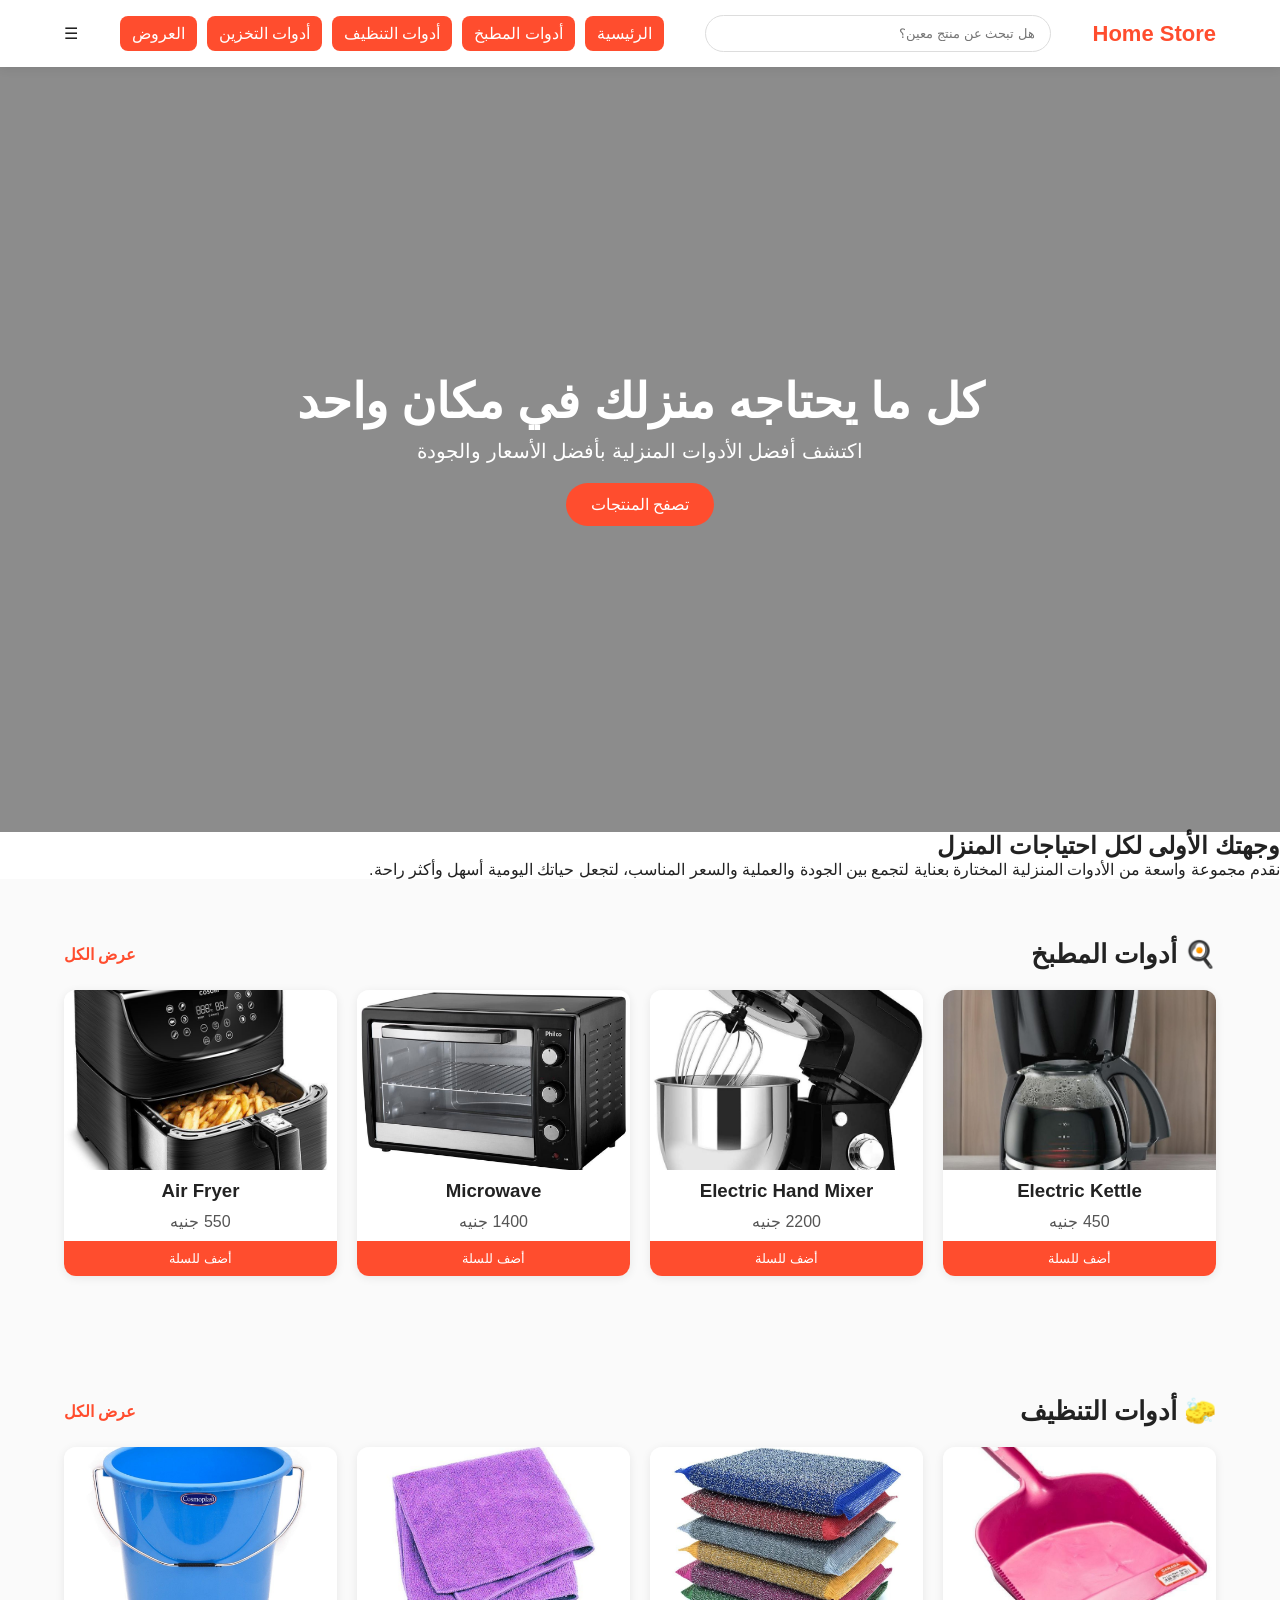
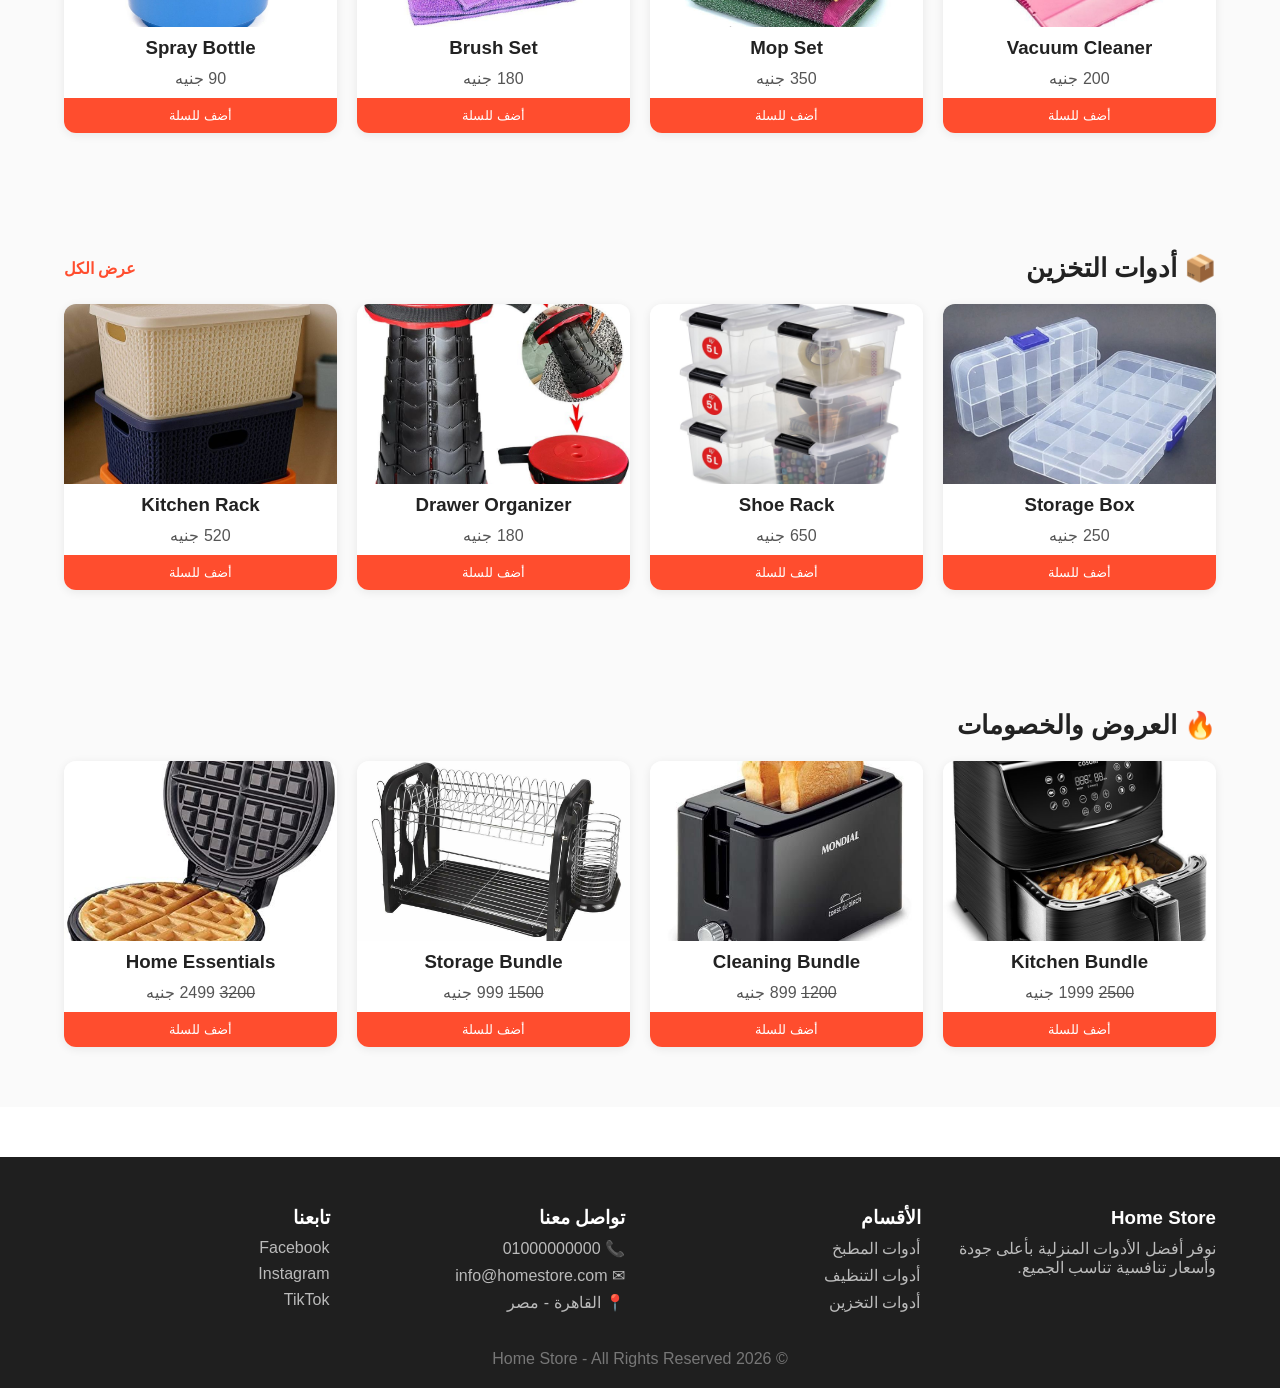
<file: index.html>
<!DOCTYPE html>
<html lang="ar" dir="rtl">

<head>
    <meta charset="UTF-8">
    <meta name="viewport" content="width=device-width, initial-scale=1.0">
    <title>Home Store</title>
    <link rel="stylesheet" href="style.css">
</head>

<body>

    <!-- NAVBAR -->

    <nav class="navbar">

        <div class="logo">
            Home Store
        </div>

        <div class="search-box">
            <input type="text" placeholder="هل تبحث عن منتج معين؟">
        </div>

        <div class="nav-links">

            <a href="#">الرئيسية</a>

            <a href="kitchen.html">
                أدوات المطبخ
            </a>

            <a href="clean.html">
                أدوات التنظيف
            </a>

            <a href="storage.html">
                أدوات التخزين
            </a>

            <a href="#offers">
                العروض
            </a>

        </div>

        <div class="menu-btn" onclick="toggleMenu()">
            ☰
        </div>

    </nav>

    <!-- SIDE MENU -->

    <div class="side-menu" id="sideMenu">

        <a href="#">الرئيسية</a>

        <a href="kitchen.html">
            أدوات المطبخ
        </a>

        <a href="clean.html">
            أدوات التنظيف
        </a>

        <a href="storage.html">
            أدوات التخزين
        </a>

        <a href="#offers">
            العروض
        </a>

    </div>

    <!-- HERO -->

    <section class="hero">

        <video autoplay muted loop playsinline>

            <source src="xxx.mp4" type="video/mp4">

        </video>

        <div class="hero-overlay">

            <h1>
                كل ما يحتاجه منزلك في مكان واحد
            </h1>

            <p>
                اكتشف أفضل الأدوات المنزلية بأفضل الأسعار والجودة
            </p>

            <a href="#kitchen" class="hero-btn">
                تصفح المنتجات
            </a>

        </div>

    </section>

    <!-- ABOUT -->

    <section class="about">

        <h2>
            وجهتك الأولى لكل احتياجات المنزل
        </h2>

        <p>
            نقدم مجموعة واسعة من الأدوات المنزلية المختارة بعناية لتجمع بين الجودة والعملية والسعر المناسب،
            لتجعل حياتك اليومية أسهل وأكثر راحة.
        </p>

    </section>
    
    <!-- KITCHEN SECTION -->

    <section class="products-section" id="kitchen">

        <div class="section-header">

            <h2>🍳 أدوات المطبخ</h2>

            <a href="kitchen.html" class="view-all">
                عرض الكل
            </a>

        </div>

        <div class="products-container">

            <div class="product-card">

                <img src="z11.jpg" alt="Blender">

                <h3>Electric Kettle</h3>

                <p>450 جنيه</p>

                <button>أضف للسلة</button>

            </div>

            <div class="product-card">

                <img src="x11.jpg" alt="Air Fryer">

                <h3>Electric Hand Mixer</h3>

                <p>2200 جنيه</p>

                <button>أضف للسلة</button>

            </div>

            <div class="product-card">

                <img src="c11.jpg" alt="Coffee Maker">

                <h3>Microwave</h3>

                <p>1400 جنيه</p>

                <button>أضف للسلة</button>

            </div>

            <div class="product-card">

                <img src="v11.jpg" alt="Kettle">

                <h3>Air Fryer</h3>

                <p>550 جنيه</p>

                <button>أضف للسلة</button>

            </div>

        </div>

    </section>



    <!-- CLEANING SECTION -->

    <section class="products-section" id="cleaning">

        <div class="section-header">

            <h2>🧽 أدوات التنظيف</h2>

            <a href="clean.html" class="view-all">
                عرض الكل
            </a>

        </div>

        <div class="products-container">

            <div class="product-card">

                <img src="ss.jpg" alt="Vacuum Cleaner">

                <h3>Vacuum Cleaner</h3>

                <p>200 جنيه</p>

                <button>أضف للسلة</button>

            </div>

            <div class="product-card">

                <img src="ff.jpg" alt="Mop">

                <h3>Mop Set</h3>

                <p>350 جنيه</p>

                <button>أضف للسلة</button>

            </div>

            <div class="product-card">

                <img src="kk.jpg" alt="Brush Set">

                <h3>Brush Set</h3>

                <p>180 جنيه</p>

                <button>أضف للسلة</button>

            </div>

            <div class="product-card">

                <img src="jj.jpg" alt="Spray Bottle">

                <h3>Spray Bottle</h3>

                <p>90 جنيه</p>

                <button>أضف للسلة</button>

            </div>

        </div>

    </section>
        <!-- STORAGE SECTION -->

    <section class="products-section" id="storage">

        <div class="section-header">

            <h2>📦 أدوات التخزين</h2>

            <a href="storage.html" class="view-all">
                عرض الكل
            </a>

        </div>

        <div class="products-container">

            <div class="product-card">
                <img src="zz.jpg" alt="Storage Box">
                <h3>Storage Box</h3>
                <p>250 جنيه</p>
                <button>أضف للسلة</button>
            </div>

            <div class="product-card">
                <img src="xx.jpg" alt="Shoe Rack">
                <h3>Shoe Rack</h3>
                <p>650 جنيه</p>
                <button>أضف للسلة</button>
            </div>

            <div class="product-card">
                <img src="cc.jpg" alt="Drawer Organizer">
                <h3>Drawer Organizer</h3>
                <p>180 جنيه</p>
                <button>أضف للسلة</button>
            </div>

            <div class="product-card">
                <img src="vv.jpg" alt="Kitchen Rack">
                <h3>Kitchen Rack</h3>
                <p>520 جنيه</p>
                <button>أضف للسلة</button>
            </div>

        </div>

    </section>





    <!-- OFFERS SECTION -->

    <section class="products-section" id="offers">

        <div class="section-header">

            <h2>🔥 العروض والخصومات</h2>

           

        </div>

        <div class="products-container">

            <div class="product-card">

                <img src="v11.jpg" alt="Offer">

                <h3>Kitchen Bundle</h3>

                <p>
                    <del>2500</del>
                    1999 جنيه
                </p>

                <button>أضف للسلة</button>

            </div>

            <div class="product-card">

                <img src="m11.jpg" alt="Offer">

                <h3>Cleaning Bundle</h3>

                <p>
                    <del>1200</del>
                    899 جنيه
                </p>

                <button>أضف للسلة</button>

            </div>

            <div class="product-card">

                <img src="n11.jpg" alt="Offer">

                <h3>Storage Bundle</h3>

                <p>
                    <del>1500</del>
                    999 جنيه
                </p>

                <button>أضف للسلة</button>

            </div>

            <div class="product-card">

                <img src="b11.jpg" alt="Offer">

                <h3>Home Essentials</h3>

                <p>
                    <del>3200</del>
                    2499 جنيه
                </p>

                <button>أضف للسلة</button>

            </div>

        </div>

    </section>





    <!-- FOOTER -->

    <footer>

        <div class="footer-container">

            <div class="footer-box">

                <h3>Home Store</h3>

                <p>
                    نوفر أفضل الأدوات المنزلية بأعلى جودة
                    وأسعار تنافسية تناسب الجميع.
                </p>

            </div>

            <div class="footer-box">

                <h3>الأقسام</h3>

                <a href="kitchen.html">أدوات المطبخ</a>
                <a href="clean.html">أدوات التنظيف</a>
                <a href="storage.html">أدوات التخزين</a>

            </div>

            <div class="footer-box">

                <h3>تواصل معنا</h3>

                <p>📞 01000000000</p>
                <p>✉ info@homestore.com</p>
                <p>📍 القاهرة - مصر</p>

            </div>

            <div class="footer-box">

                <h3>تابعنا</h3>

                <a href="#">Facebook</a>
                <a href="#">Instagram</a>
                <a href="#">TikTok</a>

            </div>

        </div>

        <div class="copyright">

            © 2026 Home Store - All Rights Reserved

        </div>

    </footer>



    <script src="script.js"></script>

</body>
</html>
</file>
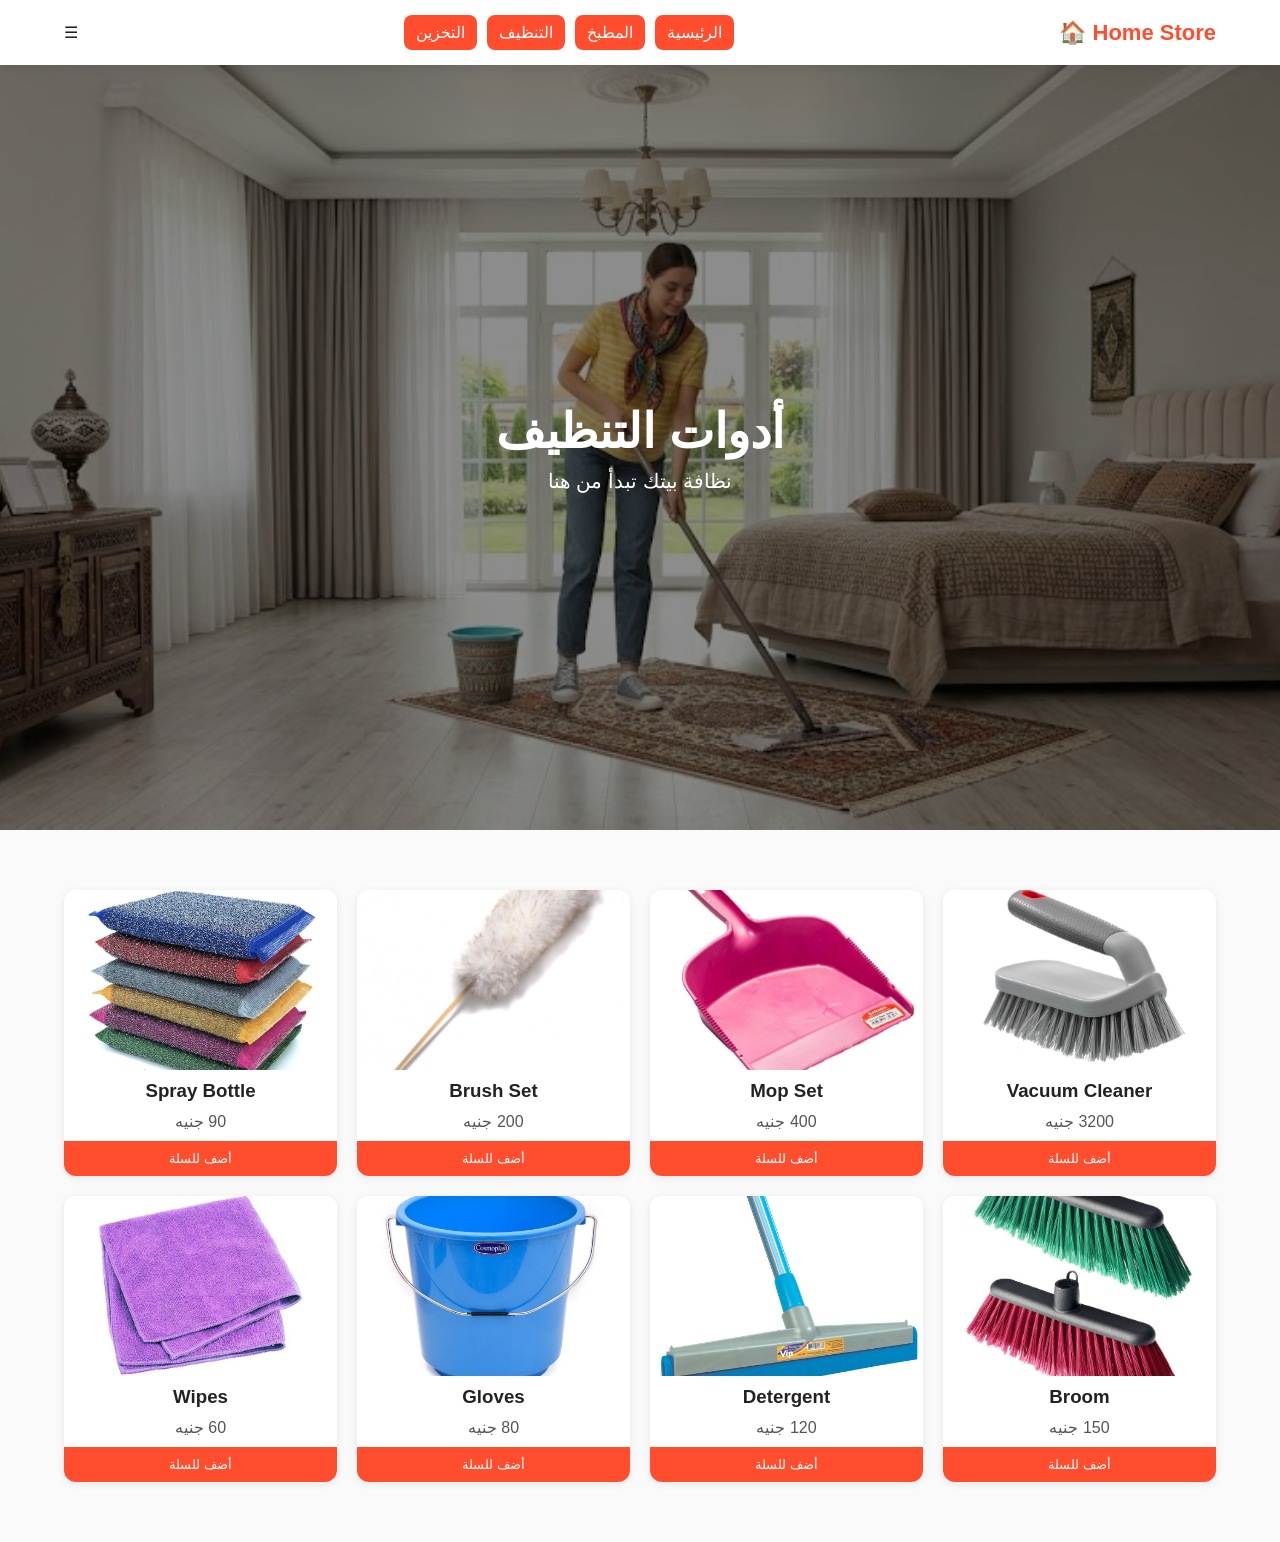
<file: clean.html>
<!DOCTYPE html>
<html lang="ar" dir="rtl">

<head>
<meta charset="UTF-8">
<meta name="viewport" content="width=device-width, initial-scale=1.0">
<title>أدوات التنظيف</title>
<link rel="stylesheet" href="style.css">
</head>

<body>

<nav class="navbar">

<div class="logo">Home Store 🏠</div>

<div class="nav-links">
<a href="index.html">الرئيسية</a>
<a href="kitchen.html">المطبخ</a>
<a href="clean.html">التنظيف</a>
<a href="storage.html">التخزين</a>
</div>

<div class="menu-btn" onclick="toggleMenu()">☰</div>

</nav>

<div class="side-menu" id="sideMenu">

<a href="index.html">الرئيسية</a>
<a href="kitchen.html">المطبخ</a>
<a href="clean.html">التنظيف</a>
<a href="storage.html">التخزين</a>

</div>

<section class="hero small">

<img src="o77.jfif">

<div class="hero-overlay">

<h1>أدوات التنظيف</h1>

<p>نظافة بيتك تبدأ من هنا</p>

</div>

</section>

<section class="products-section">

<div class="products-container">

<div class="product-card">
<img src="iio.jpg">
<h3>Vacuum Cleaner</h3>
<p>3200 جنيه</p>
<button onclick="addToCart('Vacuum Cleaner',3200)">أضف للسلة</button>
</div>

<div class="product-card">
<img src="ss.jpg">
<h3>Mop Set</h3>
<p>400 جنيه</p>
<button onclick="addToCart('Mop Set',400)">أضف للسلة</button>
</div>

<div class="product-card">
<img src="iiu.jpg">
<h3>Brush Set</h3>
<p>200 جنيه</p>
<button onclick="addToCart('Brush Set',200)">أضف للسلة</button>
</div>

<div class="product-card">
<img src="ff.jpg">
<h3>Spray Bottle</h3>
<p>90 جنيه</p>
<button onclick="addToCart('Spray Bottle',90)">أضف للسلة</button>
</div>

<div class="product-card">
<img src="gg.jpg">
<h3>Broom</h3>
<p>150 جنيه</p>
<button onclick="addToCart('Broom',150)">أضف للسلة</button>
</div>

<div class="product-card">
<img src="hh.jpg">
<h3>Detergent</h3>
<p>120 جنيه</p>
<button onclick="addToCart('Detergent',120)">أضف للسلة</button>
</div>

<div class="product-card">
<img src="jj.jpg">
<h3>Gloves</h3>
<p>80 جنيه</p>
<button onclick="addToCart('Gloves',80)">أضف للسلة</button>
</div>

<div class="product-card">
<img src="kk.jpg">
<h3>Wipes</h3>
<p>60 جنيه</p>
<button onclick="addToCart('Wipes',60)">أضف للسلة</button>
</div>

</div>

</section>

<script src="script.js"></script>
</body>
</html>
</file>
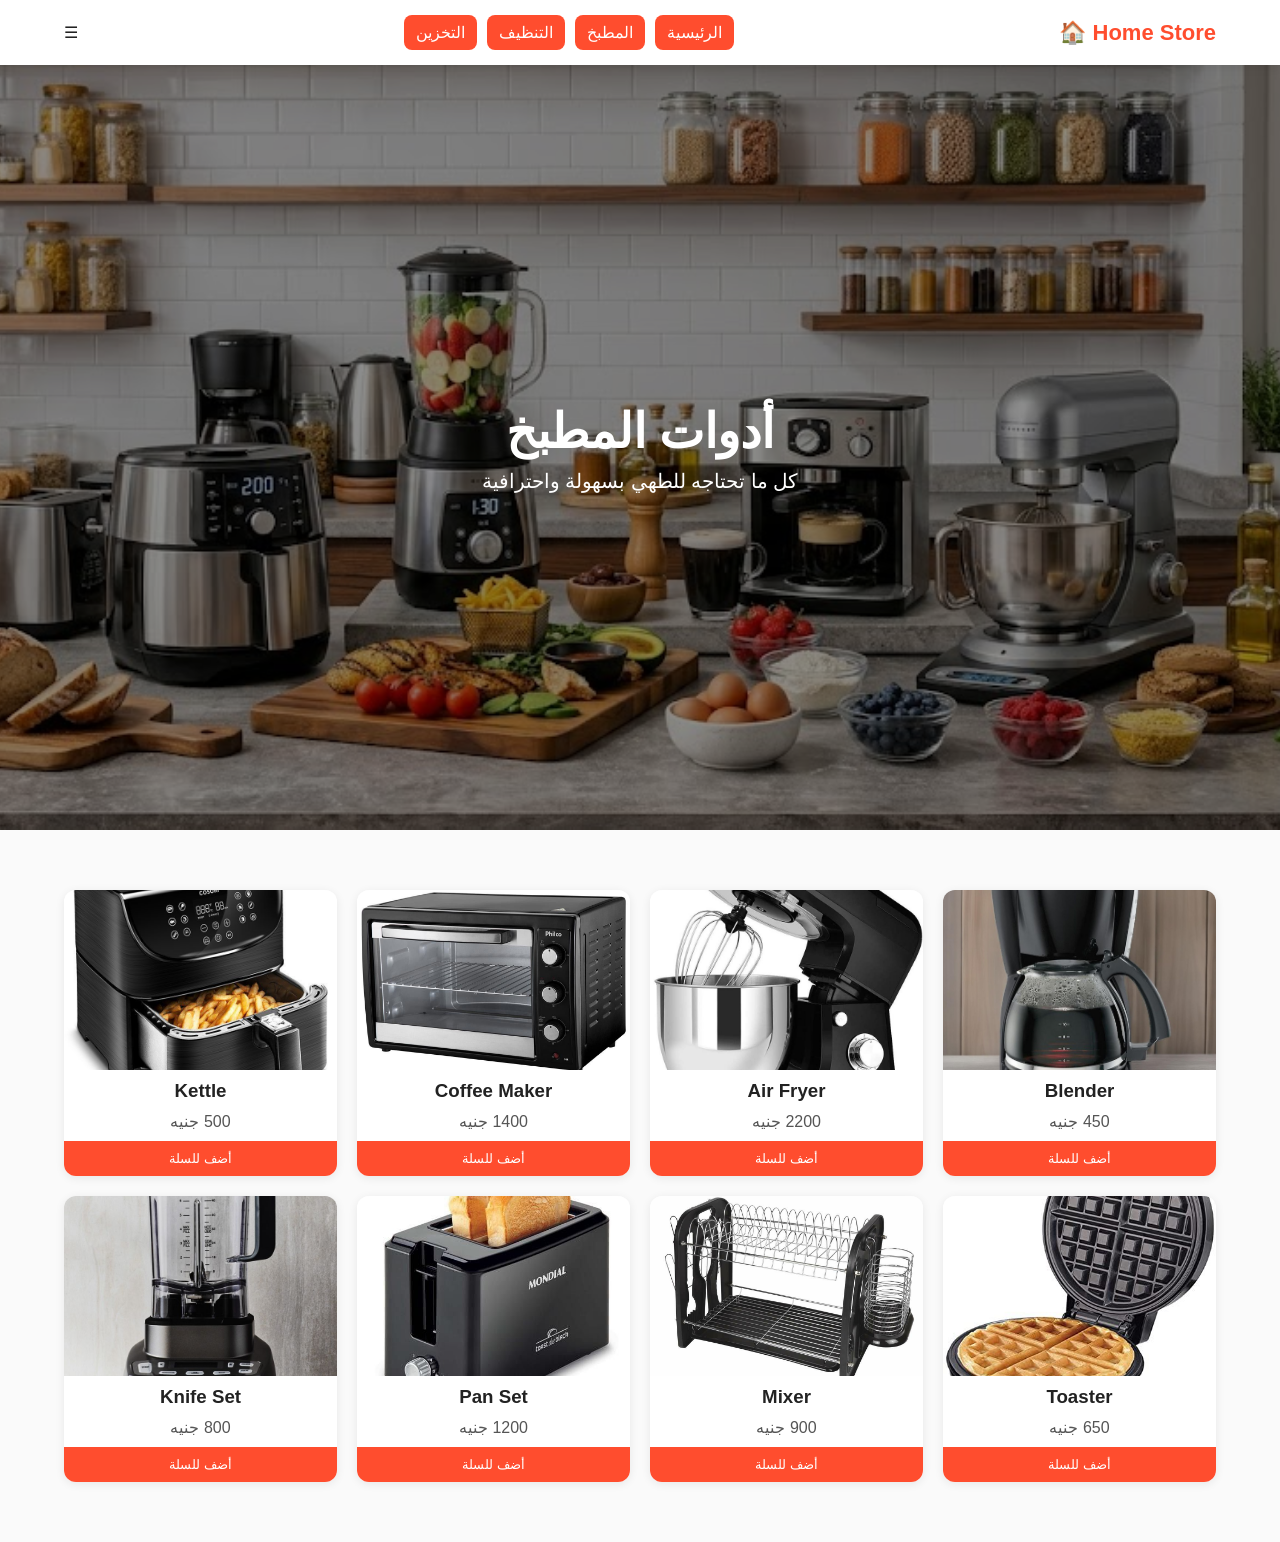
<file: kitchen.html>
<!DOCTYPE html>
<html lang="ar" dir="rtl">

<head>
<meta charset="UTF-8">
<meta name="viewport" content="width=device-width, initial-scale=1.0">
<title>أدوات المطبخ</title>
<link rel="stylesheet" href="style.css">
</head>

<body>

<!-- NAVBAR -->
<nav class="navbar">

<div class="logo">Home Store 🏠</div>

<div class="nav-links">
<a href="index.html">الرئيسية</a>
<a href="kitchen.html">المطبخ</a>
<a href="clean.html">التنظيف</a>
<a href="storage.html">التخزين</a>
</div>

<div class="menu-btn" onclick="toggleMenu()">☰</div>

</nav>

<!-- SIDE MENU -->
<div class="side-menu" id="sideMenu">

<a href="index.html">الرئيسية</a>
<a href="kitchen.html">المطبخ</a>
<a href="clean.html">التنظيف</a>
<a href="storage.html">التخزين</a>

</div>

<!-- HERO -->
<section class="hero small">

<img src="i77.jfif">

<div class="hero-overlay">

<h1>أدوات المطبخ</h1>

<p>كل ما تحتاجه للطهي بسهولة واحترافية</p>

</div>

</section>

<!-- PRODUCTS -->
<section class="products-section">

<div class="products-container">

<div class="product-card">
<img src="z11.jpg">
<h3>Blender</h3>
<p>450 جنيه</p>
<button onclick="addToCart('Blender',450)">أضف للسلة</button>
</div>

<div class="product-card">
<img src="x11.jpg">
<h3>Air Fryer</h3>
<p>2200 جنيه</p>
<button onclick="addToCart('Air Fryer',2200)">أضف للسلة</button>
</div>

<div class="product-card">
<img src="c11.jpg">
<h3>Coffee Maker</h3>
<p>1400 جنيه</p>
<button onclick="addToCart('Coffee Maker',1400)">أضف للسلة</button>
</div>

<div class="product-card">
<img src="v11.jpg">
<h3>Kettle</h3>
<p>500 جنيه</p>
<button onclick="addToCart('Kettle',500)">أضف للسلة</button>
</div>

<div class="product-card">
<img src="b11.jpg">
<h3>Toaster</h3>
<p>650 جنيه</p>
<button onclick="addToCart('Toaster',650)">أضف للسلة</button>
</div>

<div class="product-card">
<img src="n11.jpg">
<h3>Mixer</h3>
<p>900 جنيه</p>
<button onclick="addToCart('Mixer',900)">أضف للسلة</button>
</div>

<div class="product-card">
<img src="m11.jpg">
<h3>Pan Set</h3>
<p>1200 جنيه</p>
<button onclick="addToCart('Pan Set',1200)">أضف للسلة</button>
</div>

<div class="product-card">
<img src="a11.jpg">
<h3>Knife Set</h3>
<p>800 جنيه</p>
<button onclick="addToCart('Knife Set',800)">أضف للسلة</button>
</div>

</div>

</section>

<script src="script.js"></script>
</body>
</html>
</file>
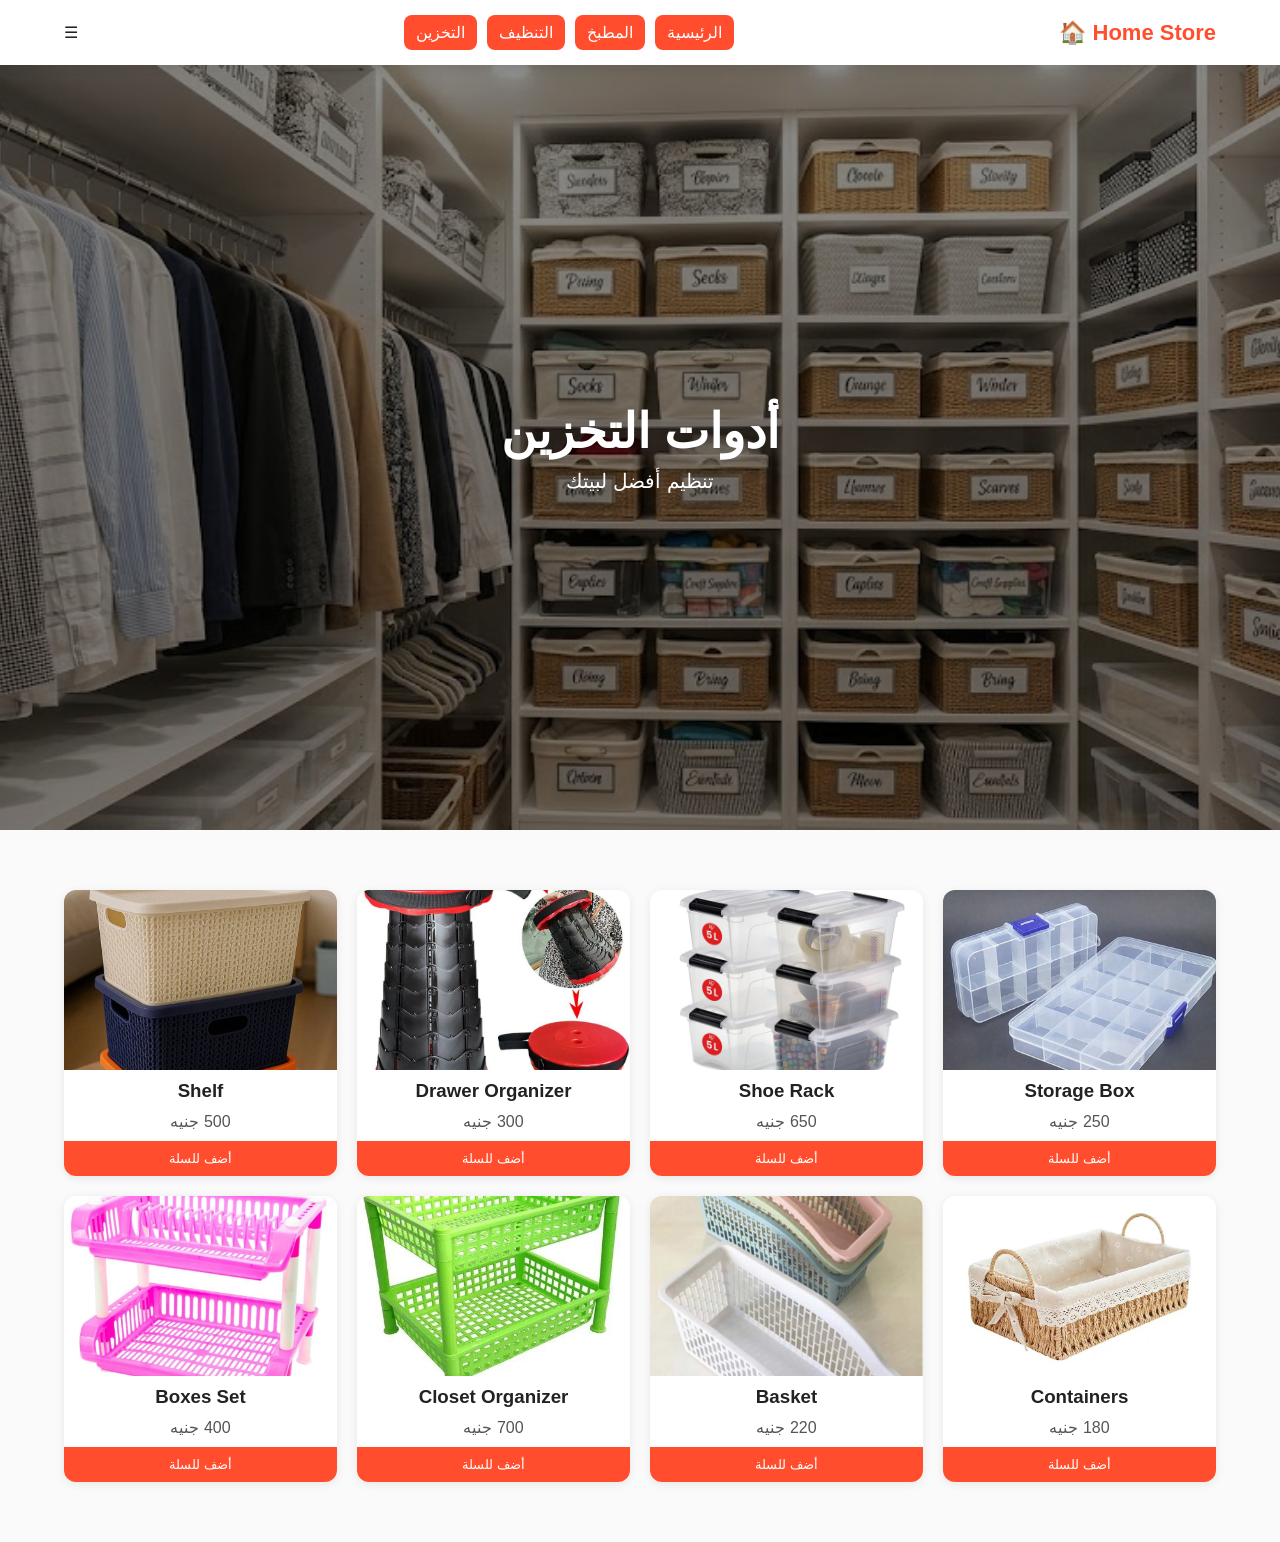
<file: storage.html>
<!DOCTYPE html>
<html lang="ar" dir="rtl">

<head>
<meta charset="UTF-8">
<meta name="viewport" content="width=device-width, initial-scale=1.0">
<title>أدوات التخزين</title>
<link rel="stylesheet" href="style.css">
</head>

<body>

<nav class="navbar">

<div class="logo">Home Store 🏠</div>

<div class="nav-links">
<a href="index.html">الرئيسية</a>
<a href="kitchen.html">المطبخ</a>
<a href="clean.html">التنظيف</a>
<a href="storage.html">التخزين</a>
</div>

<div class="menu-btn" onclick="toggleMenu()">☰</div>

</nav>

<div class="side-menu" id="sideMenu">

<a href="index.html">الرئيسية</a>
<a href="kitchen.html">المطبخ</a>
<a href="clean.html">التنظيف</a>
<a href="storage.html">التخزين</a>

</div>

<section class="hero small">

<img src="p77.jfif">

<div class="hero-overlay">

<h1>أدوات التخزين</h1>

<p>تنظيم أفضل لبيتك</p>

</div>

</section>

<section class="products-section">

<div class="products-container">

<div class="product-card">
<img src="zz.jpg">
<h3>Storage Box</h3>
<p>250 جنيه</p>
<button onclick="addToCart('Storage Box',250)">أضف للسلة</button>
</div>

<div class="product-card">
<img src="xx.jpg">
<h3>Shoe Rack</h3>
<p>650 جنيه</p>
<button onclick="addToCart('Shoe Rack',650)">أضف للسلة</button>
</div>

<div class="product-card">
<img src="cc.jpg">
<h3>Drawer Organizer</h3>
<p>300 جنيه</p>
<button onclick="addToCart('Drawer Organizer',300)">أضف للسلة</button>
</div>

<div class="product-card">
<img src="vv.jpg">
<h3>Shelf</h3>
<p>500 جنيه</p>
<button onclick="addToCart('Shelf',500)">أضف للسلة</button>
</div>

<div class="product-card">
<img src="bb.jpg">
<h3>Containers</h3>
<p>180 جنيه</p>
<button onclick="addToCart('Containers',180)">أضف للسلة</button>
</div>

<div class="product-card">
<img src="nn.jpg">
<h3>Basket</h3>
<p>220 جنيه</p>
<button onclick="addToCart('Basket',220)">أضف للسلة</button>
</div>

<div class="product-card">
<img src="mm.jpg">
<h3>Closet Organizer</h3>
<p>700 جنيه</p>
<button onclick="addToCart('Closet Organizer',700)">أضف للسلة</button>
</div>

<div class="product-card">
<img src="zzz.jpg">
<h3>Boxes Set</h3>
<p>400 جنيه</p>
<button onclick="addToCart('Boxes Set',400)">أضف للسلة</button>
</div>

</div>

</section>

<script src="script.js"></script>
</body>
</html>
</file>
<file: style.css>
*{
margin:0;
padding:0;
box-sizing:border-box;
font-family:Arial, sans-serif;
}

html{
scroll-behavior:smooth;
}

body{
background:#fff;
color:#222;
overflow-x:hidden;
}

/* NAVBAR */

.navbar{
position:sticky;
top:0;
z-index:1000;
display:flex;
justify-content:space-between;
align-items:center;
padding:15px 5%;
background:#fff;
box-shadow:0 2px 10px rgba(0,0,0,.08);
}

.logo{
font-size:22px;
font-weight:bold;
color:#ff4d2e;
}

.search-box{
width:30%;
}

.search-box input{
width:100%;
padding:10px 15px;
border:1px solid #ddd;
border-radius:30px;
outline:none;
}

.nav-links{
display:flex;
gap:10px;
}

.nav-links a{
text-decoration:none;
background:#ff4d2e;
color:#fff;
padding:8px 12px;
border-radius:8px;
}

/* SIDE MENU */

.side-menu{
position:fixed;
top:0;
right:-280px;
width:250px;
height:100vh;
background:#fff;
box-shadow:-5px 0 15px rgba(0,0,0,.1);
padding-top:80px;
display:flex;
flex-direction:column;
gap:15px;
transition:.4s;
z-index:2000;
}

.side-menu a{
text-decoration:none;
color:#333;
padding:12px;
border-bottom:1px solid #eee;
}

.side-menu.show{
right:0;
}

/* HERO */

.hero{
position:relative;
height:85vh;
overflow:hidden;
}

.hero video,
.hero img{
width:100%;
height:100%;
object-fit:cover;
display:block;
}

.hero-overlay{
position:absolute;
inset:0;
background:rgba(0,0,0,.45);
display:flex;
flex-direction:column;
justify-content:center;
align-items:center;
text-align:center;
padding:20px;
color:#fff;
}

.hero-overlay h1{
font-size:48px;
margin-bottom:10px;
}

.hero-overlay p{
font-size:20px;
}

.hero-btn{
margin-top:20px;
background:#ff4d2e;
color:#fff;
padding:12px 25px;
border-radius:30px;
text-decoration:none;
}
.products-section{
padding:60px 5%;
background:#fafafa;
}

.section-header{
display:flex;
justify-content:space-between;
align-items:center;
margin-bottom:20px;
}

.section-header h2{
font-size:26px;
}

.view-all{
color:#ff4d2e;
text-decoration:none;
font-weight:bold;
}

.products-container{
display:grid;
grid-template-columns:repeat(4,1fr);
gap:20px;
}

/* CARD */

.product-card{
background:#fff;
border-radius:12px;
overflow:hidden;
box-shadow:0 2px 10px rgba(0,0,0,.08);
transition:.3s;
text-align:center;
}

.product-card:hover{
transform:translateY(-5px);
}

.product-card img{
width:100%;
height:180px;
object-fit:cover;
display:block;
}

.product-card h3{
margin:10px 0;
}

.product-card p{
color:#555;
margin-bottom:10px;
}

.product-card button{
width:100%;
padding:10px;
border:none;
background:#ff4d2e;
color:#fff;
cursor:pointer;
}

/* CART */

.cart{
position:fixed;
bottom:20px;
left:20px;
background:#fff;
padding:15px;
width:220px;
box-shadow:0 0 15px rgba(0,0,0,.1);
border-radius:12px;
}
footer{
background:#1f1f1f;
color:#fff;
padding:50px 5% 20px;
margin-top:50px;
}

.footer-container{
display:grid;
grid-template-columns:repeat(4,1fr);
gap:30px;
}

.footer-box h3{
margin-bottom:10px;
}

.footer-box a,
.footer-box p{
color:#bbb;
text-decoration:none;
display:block;
margin-bottom:8px;
}

.footer-box a:hover{
color:#fff;
}

.copyright{
text-align:center;
margin-top:30px;
color:#777;
}
/* TABLET */

@media(max-width:992px){

.products-container{
grid-template-columns:repeat(2,1fr);
}

.footer-container{
grid-template-columns:repeat(2,1fr);
}

.search-box{
display:none;
}

.nav-links{
display:none;
}

}

/* MOBILE */

@media(max-width:600px){

.products-container{
grid-template-columns:repeat(2,1fr);
gap:10px;
padding:10px;
}

.product-card img{
height:120px;
}

.hero-overlay h1{
font-size:28px;
}

.hero-overlay p{
font-size:16px;
}

.footer-container{
grid-template-columns:1fr;
}

}
</file>
